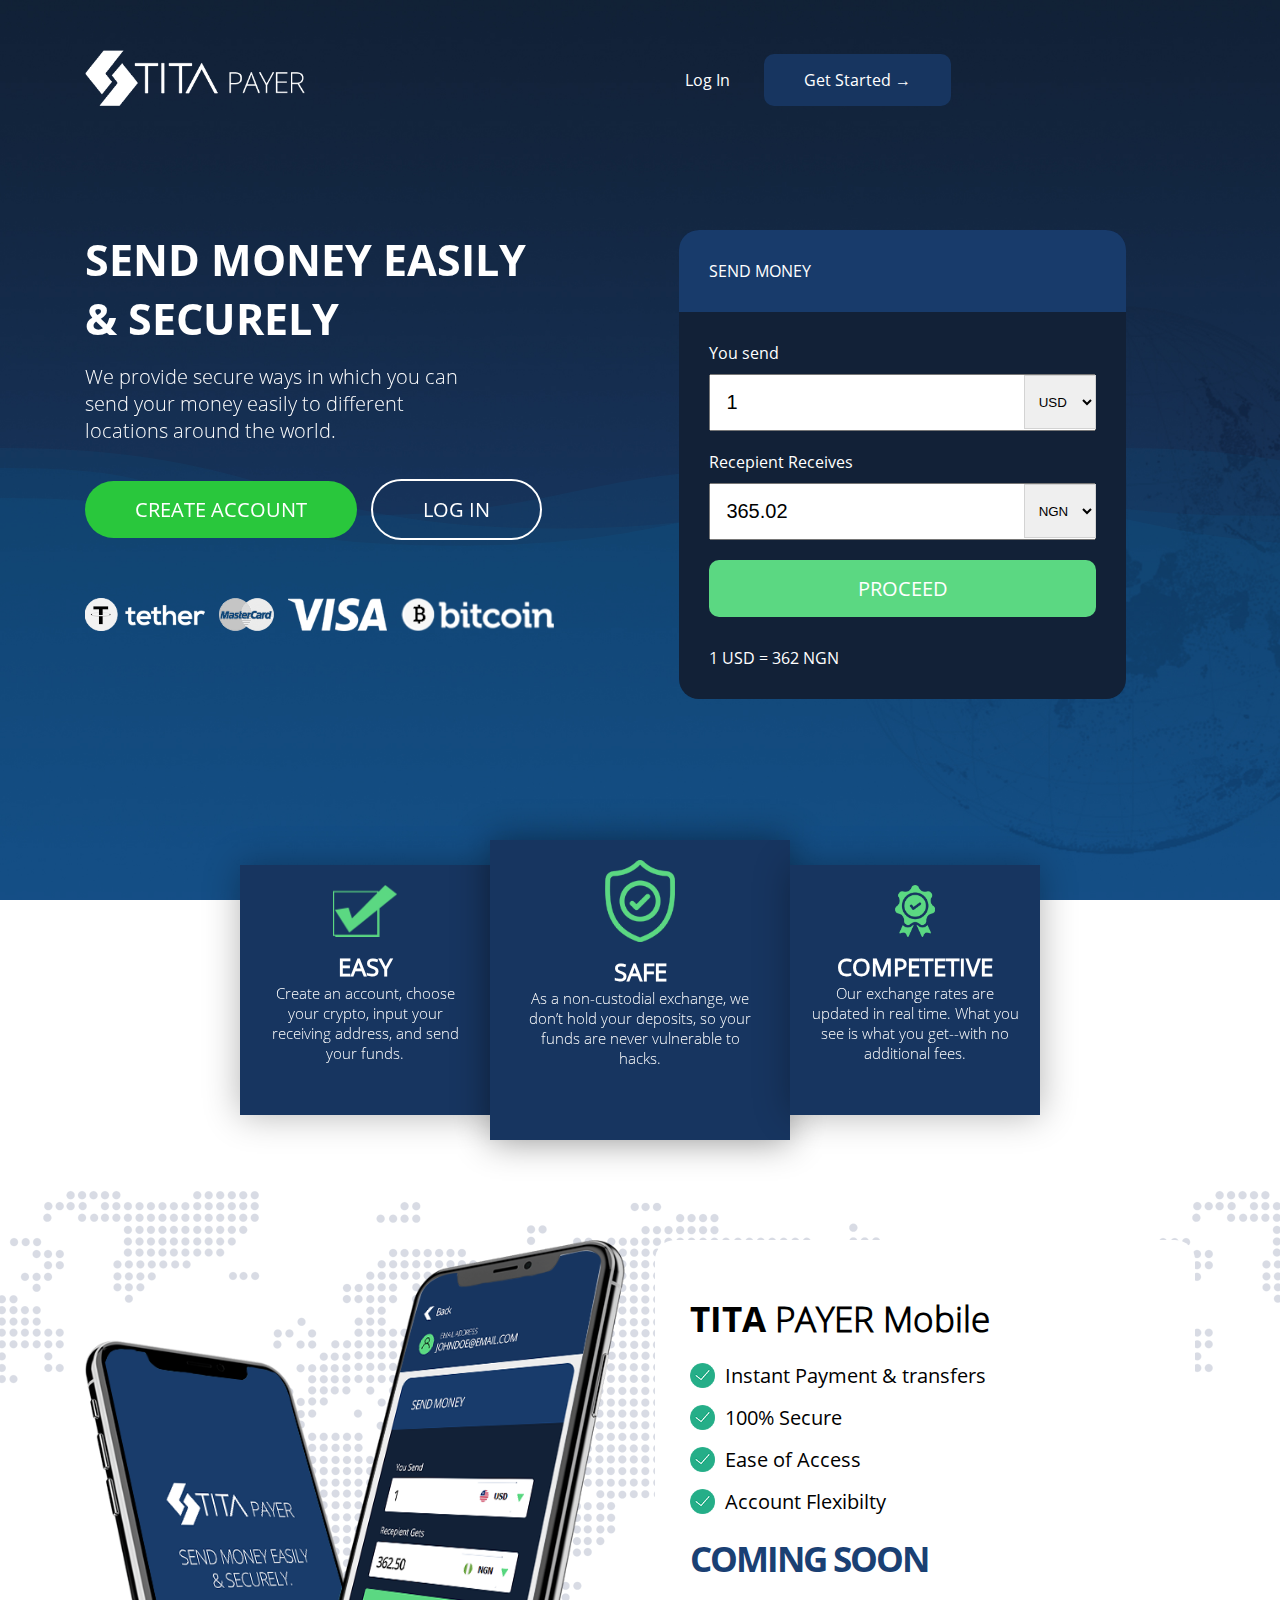
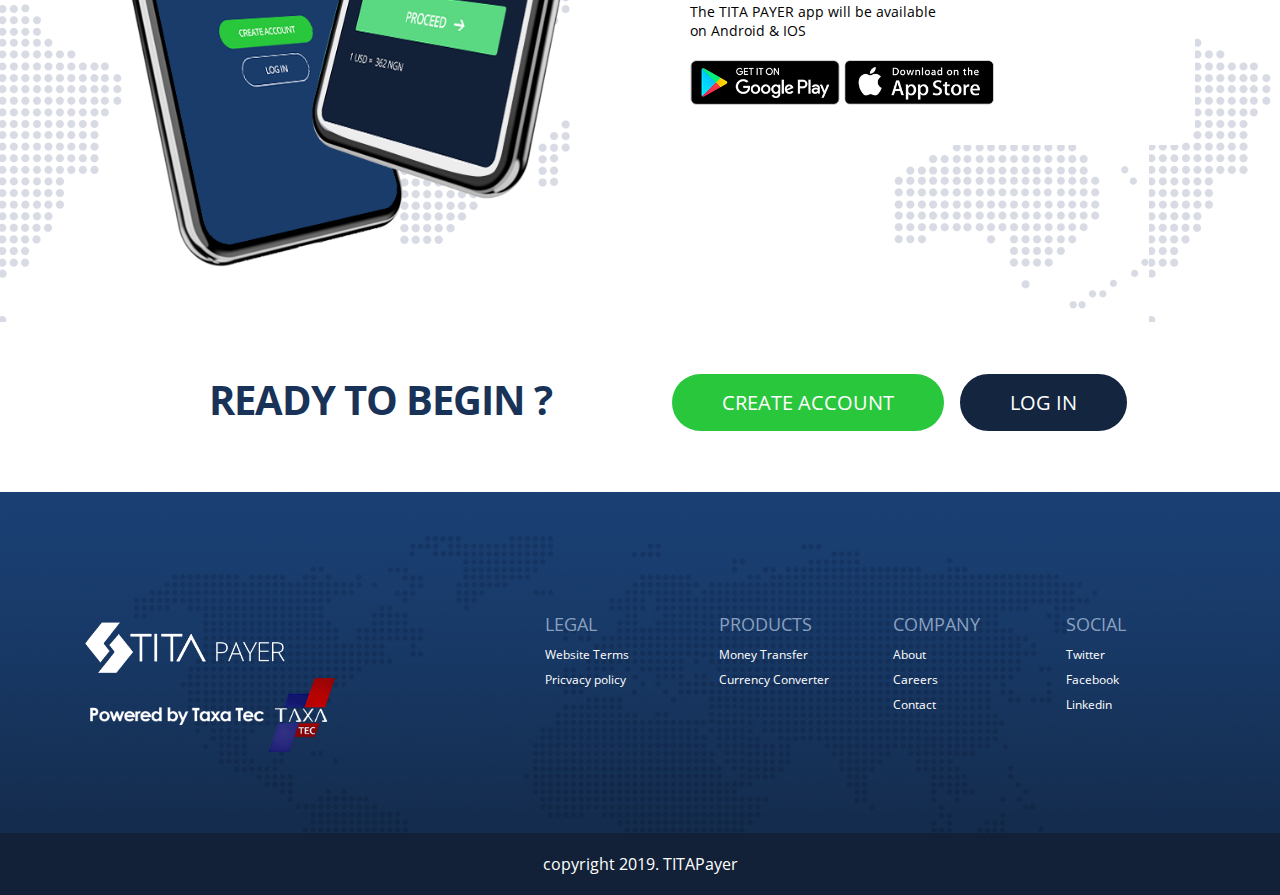
<file: index.html>
<!DOCTYPE html>
<html lang="en">
  <head>
    <meta charset="UTF-8" />
    <meta name="viewport" content="width=device-width, initial-scale=1.0" />
    <meta http-equiv="X-UA-Compatible" content="ie=edge" />
    <title>TITAPayer</title>
    <link rel="stylesheet" href="./css/bootstrap-grid.css" />
    <link rel="stylesheet" href="./css/style.css" />
    <script src="https://ajax.googleapis.com/ajax/libs/jquery/1.11.1/jquery.min.js"></script>
    <script src="./js/demo.js"></script>
    <script
      type="text/javascript"
      src="./js/jquery.particleground.min.js"
    ></script>
  </head>
  <body>
    <section
      style="width:100%; position: absolute; bottom: 0px; height: 100vh;"
    >
      <div class="footer popup-footer">
        <div class="footer-bg-waves footer-bg-waves--item2 js-wave2"></div>
        <div class="footer-bg-waves footer-bg-waves--item1 js-wave1"></div>
        <div class="footer-bg-waves footer-bg-waves--item3 js-wave3"></div>
        <div class="footer-bg"></div>
      </div>
    </section>
    <section id="header">
      <!-- <div id="particles" class="clip-ellipse">
        <canvas class="pg-canvas" width="1313" height="976"></canvas>
      </div> -->
      <div class="container">
        <div class="row padding-vertical">
          <div class="col-md-6">
            <div class="nav">
              <img class="logo" src="./img/logo.png" alt="" />
            </div>
          </div>
          <div class="col-md-6">
            <div class="">
              <ul>
                <li>
                  <a href="./login.html">Log In</a>
                </li>
                <li>
                  <a class="getStarted" href="./signup.html">Get Started →</a>
                </li>
              </ul>
            </div>
          </div>
        </div>

        <div class="head">
          <div class="row expand">
            <div class="col-md-6">
              <div>
                <h1 class="caption">
                  SEND MONEY EASILY <br />
                  & SECURELY
                </h1>
                <p class="description">
                  We provide secure ways in which you can send your money easily
                  to different locations around the world.
                </p>
                <div class="button-holder">
                  <button class="createaccount">
                    CREATE ACCOUNT
                  </button>
                  <button class="loginaccount">
                    LOG IN
                  </button>
                </div>
                <div class="partner-holder">
                  <img src="./img/tether.png" alt="" />
                  <img src="./img/mastercard.png" alt="" />
                  <img src="./img/visa.png" alt="" />
                  <img src="./img/bitcoin.png" alt="" />
                </div>
              </div>
            </div>
            <div class="col-md-6 center-content">
              <div class="exchange-card">
                <div class="top">
                  <p>SEND MONEY</p>
                </div>
                <div class="body">
                  <p>You send</p>
                  <div class="input-holder">
                    <input type="number" name="" id="" value="1" />
                    <select class="dropdown">
                      <option value="1">USD</option>
                      <option value="2">NGN</option>
                    </select>
                  </div>
                  <p>Recepient Receives</p>
                  <div class="input-holder">
                    <input type="number" name="" id="" value="365.02" />
                    <select class="dropdown">
                      <option value="" selected disabled hidden>NGN</option>
                      <option value="1">NGN</option>
                      <option value="2">USD</option>
                    </select>
                  </div>
                  <button class="proceed">
                    PROCEED
                  </button>
                  <p>1 USD = 362 NGN</p>
                </div>
              </div>
            </div>
          </div>
        </div>
      </div>
    </section>
    <section>
      <div class="features-holder">
        <div class="feature-cards">
          <div class="card-small">
            <img src="./img/ease.png" alt="" />
            <h2>EASY</h2>
            <p>
              Create an account, choose your crypto, input your receiving
              address, and send your funds.
            </p>
          </div>
          <div class="card-big">
            <img src="./img/shield.png" alt="" />
            <h2>SAFE</h2>
            <p>
              As a non-custodial exchange, we don’t hold your deposits, so your
              funds are never vulnerable to hacks.
            </p>
          </div>
          <div class="card-small">
            <img src="./img/compete.png" alt="" />
            <h2>COMPETETIVE</h2>
            <p>
              Our exchange rates are updated in real time. What you see is what
              you get--with no additional fees.
            </p>
          </div>
        </div>
      </div>
    </section>
    <section class="world-map">
      <div class="container">
        <div class="row">
          <div class="col-md-6">
            <div class="left-image">
              <img src="./img/phone.png" alt="" />
            </div>
          </div>
          <div class="col-md-6">
            <div class="left-side">
              <h2><span>TITA</span> PAYER Mobile</h2>
              <ul>
                <li class="flex-list">
                  <img src="./img/success.png" alt="" />
                  <p>Instant Payment & transfers</p>
                </li>
                <li class="flex-list">
                  <img src="./img/success.png" alt="" />
                  <p>100% Secure</p>
                </li>
                <li class="flex-list">
                  <img src="./img/success.png" alt="" />
                  <p>Ease of Access</p>
                </li>
                <li class="flex-list">
                  <img src="./img/success.png" alt="" />
                  <p>Account Flexibilty</p>
                </li>
              </ul>
              <h2 class="coming-soon">COMING SOON</h2>
              <p class="desc">
                The TITA PAYER app will be available <br />
                on Android & IOS
              </p>
              <div>
                <img src="./img/googleplay.png" alt="" />
                <img src="./img/appstore.png" alt="" />
              </div>
            </div>
          </div>
        </div>
      </div>
    </section>
    <section class="container">
      <div class="row">
        <div class="col-md-12">
          <div class="footer-CTA row">
           
              <div class="col-md-6">
                <h2>READY TO BEGIN ?</h2>
              </div>
              <div class="button-holder col-md-6">
                <button class="createaccount">
                  CREATE ACCOUNT
                </button>
                <button class="loginaccount" style="background-color:#14253f">
                  LOG IN
                </button>
              </div>
              <!-- <div class="divider-green"></div> -->
            
          </div>
        </div>
      </div>
    </section>
    <footer>
      <div class="container">
        <!-- <div class="row">
          <div class="col-md-12">
            <div class="footer-CTA">
              <div>
                <h2>Ready To Begin ?</h2>
                <div class="button-holder">
                  <button class="createaccount">
                    CREATE ACCOUNT
                  </button>
                  <button class="loginaccount">
                    LOG IN
                  </button>
                </div>
                <div class="divider-green"></div>
              </div>
            </div>
          </div>
        </div> -->
        <div class="row">
          <div class="col-md-5">
            <div class="footer-left">
              <img id="logo" src="./img/logo.png" alt="" /><br />
              <img id="taxatec" src="./img/Powered by Taxatec.png" alt="" />
            </div>
          </div>
          <div class="col-md-7 footer-right">
            <div class="row">
              <div class="col-md-3">
                <ul>
                  <li>
                    <p class="listHead">LEGAL</p>
                  </li>
                  <li>
                    <p>Website Terms</p>
                  </li>
                  <li>
                    <p>Pricvacy policy</p>
                  </li>
                </ul>
              </div>
              <div class="col-md-3">
                <ul>
                  <li>
                    <p class="listHead">PRODUCTS</p>
                  </li>
                  <li>
                    <p>Money Transfer</p>
                  </li>
                  <li>
                    <p>Currency Converter</p>
                  </li>
                </ul>
              </div>
              <div class="col-md-3">
                <ul>
                  <li>
                    <p class="listHead">COMPANY</p>
                  </li>
                  <li>
                    <p>About</p>
                  </li>
                  <li>
                    <p>Careers</p>
                  </li>
                  <li>
                    <p>Contact</p>
                  </li>
                </ul>
              </div>
              <div class="col-md-3">
                <ul>
                  <li>
                    <p class="listHead">SOCIAL</p>
                  </li>
                  <li>
                    <p>Twitter</p>
                  </li>
                  <li>
                    <p>Facebook</p>
                  </li>
                  <li>
                    <p>Linkedin</p>
                  </li>
                </ul>
              </div>
            </div>
          </div>
        </div>
      </div>
    </footer>
    <section class="copyright">
      <p>copyright 2019. TITAPayer</p>
    </section>
  </body>
</html>
</file>
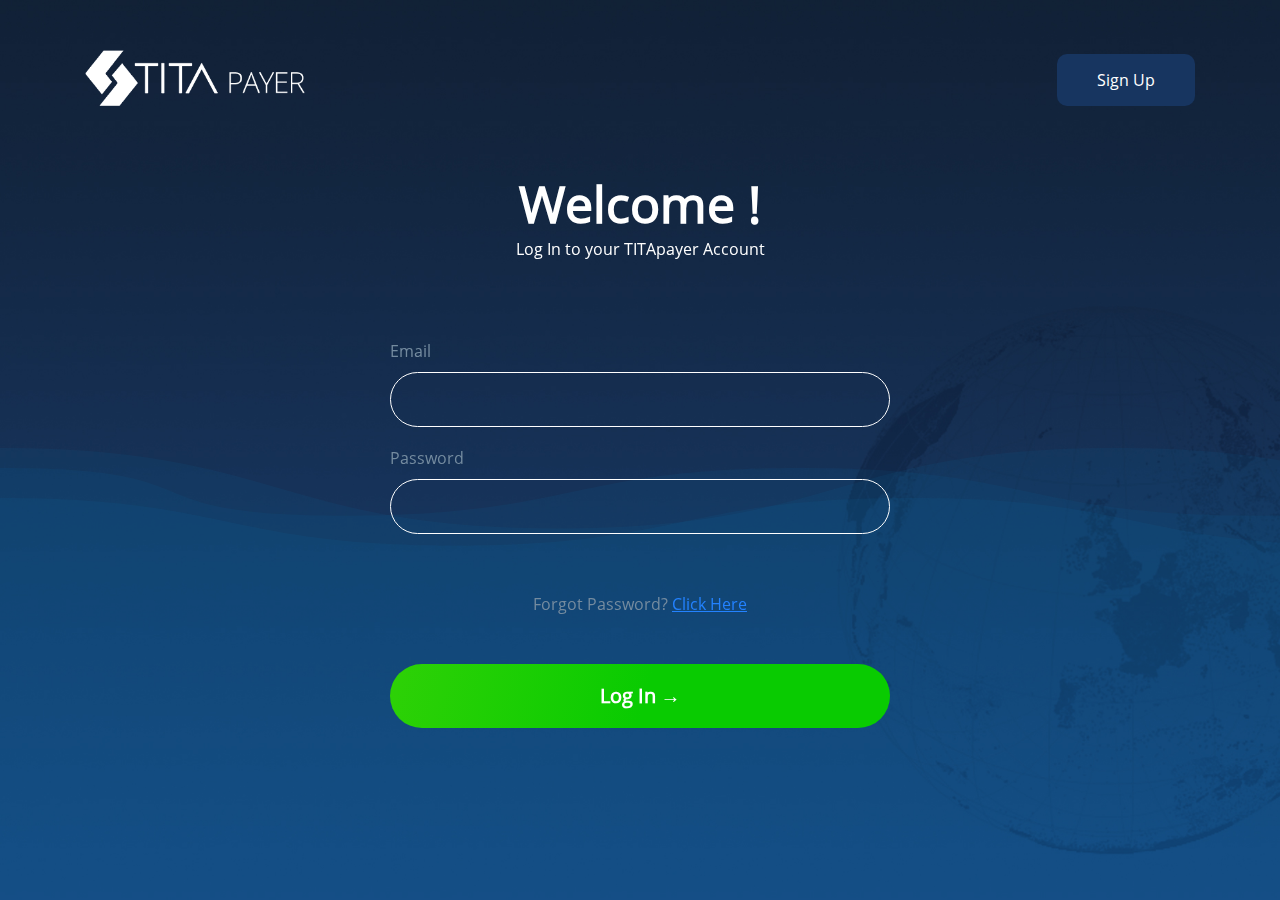
<file: login.html>
<!DOCTYPE html>
<html lang="en">
  <head>
    <meta charset="UTF-8" />
    <meta name="viewport" content="width=device-width, initial-scale=1.0" />
    <meta http-equiv="X-UA-Compatible" content="ie=edge" />
    <title>Log In | TITApayer</title>
    <link rel="stylesheet" href="./css/bootstrap-grid.css" />
    <link rel="stylesheet" href="./css/style.css" />
  </head>
  <body>
    <section style="width:100%; position: fixed; bottom: 0px; height: 100vh;">
      <div class="footer popup-footer">
        <div class="footer-bg-waves footer-bg-waves--item2 js-wave2"></div>
        <div class="footer-bg-waves footer-bg-waves--item1 js-wave1"></div>
        <div class="footer-bg-waves footer-bg-waves--item3 js-wave3"></div>
        <div class="footer-bg"></div>
      </div>
    </section>
    <section id="header">
      <div class="container">
        <div class="row padding-vertical">
          <div class="col-md-6">
            <div class="nav">
              <a href="./index.html"
                ><img class="logo" src="./img/logo.png" alt=""
              /></a>
            </div>
          </div>
          <div class="col-md-6">
            <div class="">
              <ul style="text-align:right">
                <li style="color:white">
                  <a
                    style="margin-left:10px"
                    class="getStarted"
                    href="./signup.html"
                    >Sign Up</a
                  >
                </li>
              </ul>
            </div>
          </div>
        </div>
      </div>
      <div class="container login">
        <div style="text-align:center">
          <h2>Welcome !</h2>
          <p>Log In to your TITApayer Account</p>
        </div>
        <div class="login-card">
          <label for="">Email</label>
          <input type="email" name="" id="" />
          <label for="">Password</label>
          <input type="password" name="" id="" />
          <a href="#" class="forgot"
            >Forgot Password? <span>Click Here</span></a
          >
          <a href="#" class="signin">
            Log In →
          </a>
        </div>
      </div>
    </section>
  </body>
</html>
</file>
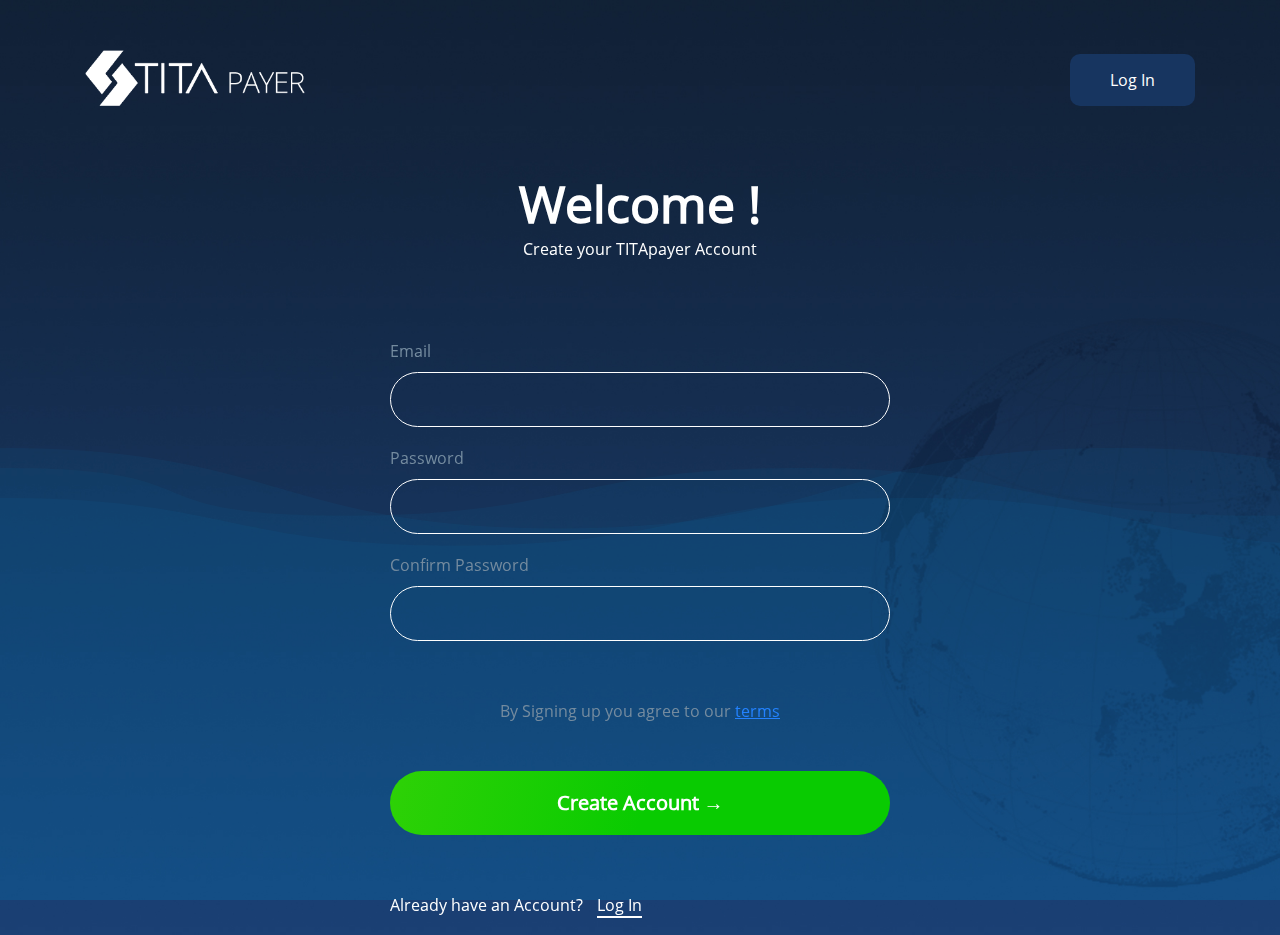
<file: signup.html>
<!DOCTYPE html>
<html lang="en">
  <head>
    <meta charset="UTF-8" />
    <meta name="viewport" content="width=device-width, initial-scale=1.0" />
    <meta http-equiv="X-UA-Compatible" content="ie=edge" />
    <title>Sign Up | TITApayer</title>
    <link rel="stylesheet" href="./css/bootstrap-grid.css" />
    <link rel="stylesheet" href="./css/style.css" />
  </head>
  <body>
    <section style="width:100%; position: fixed; bottom: 0px; height: 100vh;">
      <div class="footer popup-footer">
        <div class="footer-bg-waves footer-bg-waves--item2 js-wave2"></div>
        <div class="footer-bg-waves footer-bg-waves--item1 js-wave1"></div>
        <div class="footer-bg-waves footer-bg-waves--item3 js-wave3"></div>
        <div class="footer-bg"></div>
      </div>
    </section>
    <section id="header">
      <div class="container">
        <div class="row padding-vertical">
          <div class="col-md-6">
            <div class="nav">
              <a href="./index.html"
                ><img class="logo" src="./img/logo.png" alt=""
              /></a>
            </div>
          </div>
          <div class="col-md-6">
            <div class="">
              <ul style="text-align:right">
                <li style="color:white">
                  <a
                    style="margin-left:10px"
                    class="getStarted"
                    href="./login.html"
                    >Log In</a
                  >
                </li>
              </ul>
            </div>
          </div>
        </div>
      </div>
      <div class="container login">
        <div style="text-align:center">
          <h2>Welcome !</h2>
          <p>Create your TITApayer Account</p>
        </div>
        <div class="login-card">
          <label for="">Email</label>
          <input type="email" name="" id="" />
          <label for="">Password</label>
          <input type="password" name="" id="" />
          <label for="">Confirm Password</label>
          <input type="password" name="" id="" />
          <a href="#" class="forgot"
            >By Signing up you agree to our <span>terms</span></a
          >

          <a href="#" class="signin">
            Create Account →
          </a>
          <p>
            Already have an Account?
            <a
              href="./login.html"
              style="border-bottom: 2px solid white; margin-left: 10px"
              >Log In</a
            >
          </p>
        </div>
      </div>
    </section>
  </body>
</html>
</file>
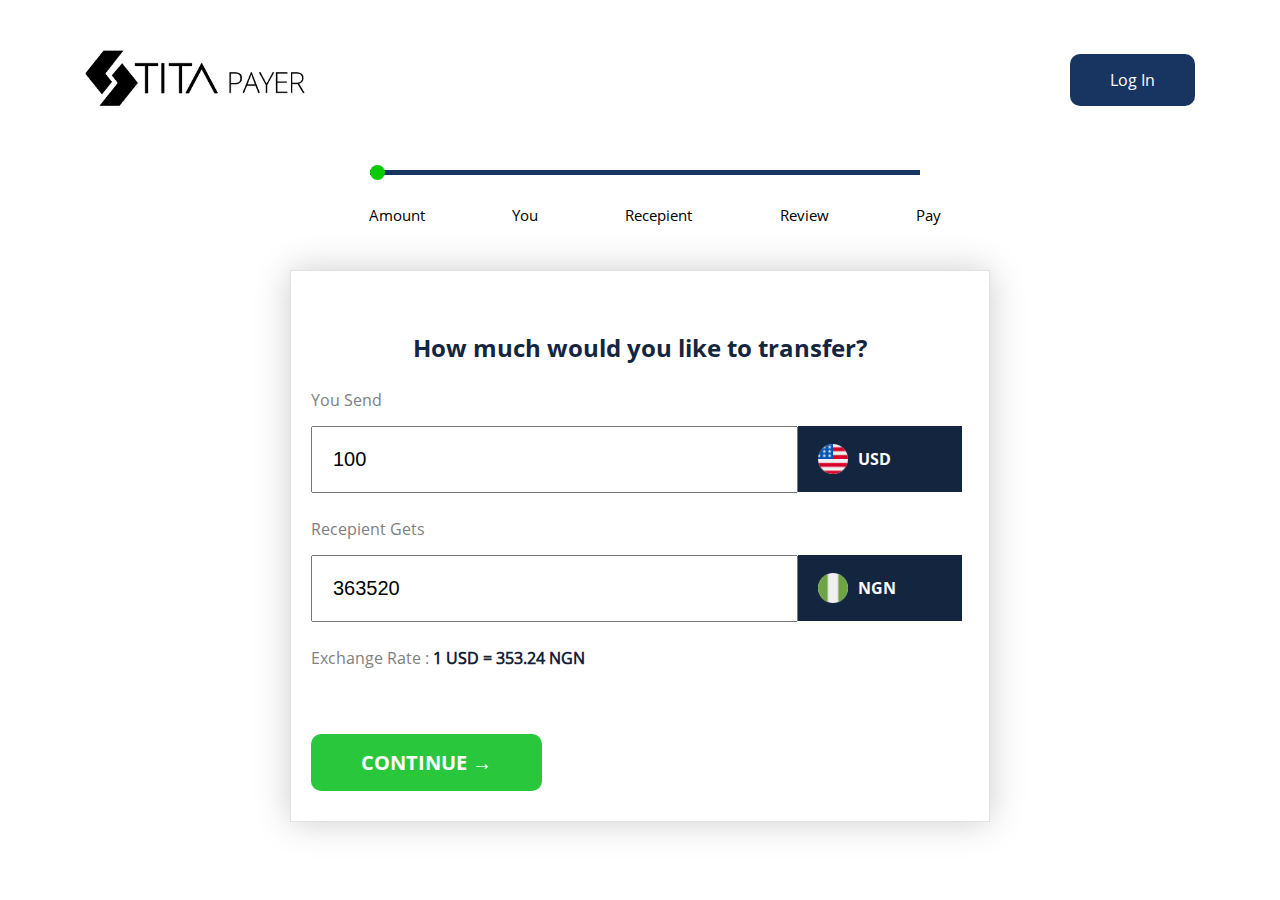
<file: dashboard/enterpayment.html>
<!DOCTYPE html>
<html lang="en">
  <head>
    <meta charset="UTF-8" />
    <meta name="viewport" content="width=device-width, initial-scale=1.0" />
    <meta http-equiv="X-UA-Compatible" content="ie=edge" />
    <title>TITAPayer | Enter Payment</title>
    <link rel="stylesheet" href="../css/bootstrap-grid.css" />
    <link rel="stylesheet" href="../css/style.css" />
  </head>
  <body>
    <section id="header" style="min-height:30vh; background:none">
      <div class="container">
        <div class="row padding-vertical">
          <div class="col-md-6">
            <div class="nav">
              <a href="../index.html"
                ><img
                  class="logo"
                  style="filter: invert()"
                  src="../img/logo.png"
                  alt=""
              /></a>
            </div>
          </div>
          <div class="col-md-6">
            <div class="">
              <ul style="text-align:right">
                <li style="color:white">
                  <a
                    style="margin-left:10px"
                    class="getStarted"
                    href="./login.html"
                    >Log In</a
                  >
                </li>
              </ul>
            </div>
          </div>
        </div>
        <div class="progress-holder">
          <div class="progressbar-back">
            <div class="progressbar-front"></div>
            <div class="progressbar-indicator"></div>
          </div>
          <ul style="color:black">
            <li>
              <p>Amount</p>
            </li>
            <li>
              <p>You</p>
            </li>
            <li>
              <p>Recepient</p>
            </li>
            <li>
              <p>Review</p>
            </li>
            <li>
              <p>Pay</p>
            </li>
          </ul>
        </div>
      </div>
    </section>
    <section class="container wizard-form">
      <div class="wizard-howmuch">
        <h2>How much would you like to transfer?</h2>
        <p>You Send</p>
        <div style="display:flex">
          <input type="number" value="100" />
          <a class="exbtn" href=""
            ><img src="../img/united-states.png" alt="" /> <span>USD</span></a
          >
        </div>
        <p>Recepient Gets</p>
        <div style="display:flex">
          <input type="number" value="363520" />
          <a class="exbtn" href=""
            ><img src="../img/nigeria.png" alt="" /> <span>NGN</span></a
          >
        </div>
        <p>Exchange Rate : <span class="exch">1 USD = 353.24 NGN</span></p>
        <p></p>
        <a class="createaccount continue" href="">CONTINUE →</a>
      </div>
    </section>
  </body>
</html>
</file>
<file: css/style.css>
* {
  margin: 0;
  padding: 0;
  box-sizing: border-box;
}
@font-face {
  font-family: "OpenSansLight";
  src: url("../fonts/OPENSANS-LIGHT.TTF");
}
@font-face {
  font-family: "OpenSansRegular";
  src: url("../fonts/OPENSANS-REGULAR.TTF");
}
@font-face {
  font-family: "OpenSansBold";
  src: url("../fonts/OPENSANS-BOLD.TTF");
}
.center-content {
  justify-content: center;
  display: flex;
  height: min-content;
}
body {
  font-family: "OpenSansRegular";
}
.expand {
  width: 100%;
}
.getStarted {
  padding: 15px 40px;
  background-color: #173560;
  border-radius: 10px;
}
#header {
  background-image: url(../img/header_bg.jpg);
  background-size: cover;
  min-height: 900px;
}
#header ul {
  text-align: left;
}
#header li {
  display: inline-block;
  padding-left: 30px;
}
#header a {
  color: white;
  text-decoration: none;
  line-height: 60px;
}
#header .caption {
  font-family: "OpenSansBold";
  font-size: 43px;
  color: white;
  font-weight: 100;
}
#header .description {
  font-size: 20px;
  font-family: "OpenSansLight";
  color: white;
  font-weight: 100;
  padding-top: 15px;
  padding-bottom: 35px;
  max-width: 380px;
}

.createaccount {
  font-family: "OpenSansRegular";
  background-color: #29c73c;
  border: none;
  border-radius: 100px;
  padding: 15px 50px;
  font-size: 20px;
  color: white;
  margin-right: 10px;
  margin-bottom: 10px;
}
.loginaccount {
  font-family: "OpenSansRegular";
  background-color: transparent;
  border: 2px solid white;
  border-radius: 100px;
  padding: 15px 50px;
  font-size: 20px;
  color: white;
}
.nav {
  display: flex;
  flex-direction: row;
  justify-content: space-between;
}
.padding-vertical {
  padding-top: 50px;
}
.logo {
  max-width: 220px;
}
.partner-holder {
  margin-top: 50px;
}
.partner-holder img {
  height: 33px;
  margin-right: 10px;
  margin-bottom: 30px;
}
.exchange-card {
  background-color: #122137;
  width: 85%;
  border-radius: 20px;
  margin-bottom: 40px;
}
.exchange-card .top {
  padding: 30px;
  background-color: #183b6b;
  border-radius: 20px 20px 0 0;
  color: white;
}
.exchange-card .body {
  padding: 30px;
  color: white;
}
input {
  font-size: 20px;
  padding: 15px;
  width: 100%;
  margin-top: 10px;
}
.input-holder {
  position: relative;
  margin-bottom: 20px;
}
.dropdown {
  position: absolute;
  right: 0;
  height: 54px;
  top: 11px;
  padding: 0 10px;
  border: 1px solid rgb(211, 211, 211);
}
.proceed {
  font-family: "OpenSansRegular";
  width: 100%;
  background-color: #5bd882;
  border: none;
  border-radius: 10px;
  padding: 15px;
  color: white;
  font-size: 20px;
  margin-bottom: 30px;
}
.head {
  margin-top: 120px;
}

.features-holder {
  height: 400px;
  display: flex;
  justify-content: center;
  margin-top: -190px;
  z-index: 2;
  /* position: absolute; */
  /* left: 50%;
  transform: translate(-50%); */
}
/* .features-holder {
  height: 400px;
  display: flex;
  justify-content: center;
  position: absolute;
  left: 50%;
  transform: translate(-50%);
} */
.feature-cards {
  width: 800px;
  /* background-color: #173560; */
  display: flex;
  flex-direction: row;
  align-items: center;
}
.card-small {
  width: 250px;
  background-color: #173560;
  height: 250px;
  -webkit-box-shadow: 0px 0px 34px 0px rgba(0, 0, 0, 0.3);
  -moz-box-shadow: 0px 0px 34px 0px rgba(0, 0, 0, 0.3);
  box-shadow: 0px 0px 34px 0px rgba(0, 0, 0, 0.3);
  text-align: center;
  padding: 20px;
  color: white;
  z-index: 1;
}
.card-small p {
  font-family: "OpenSansLight";
  font-size: 15px;
}
.card-small img {
  height: 60px;
  padding-bottom: 8px;
}
.card-big {
  width: 300px;
  background-color: #173560;
  height: 300px;
  -webkit-box-shadow: 0px 0px 34px 0px rgba(0, 0, 0, 0.45);
  -moz-box-shadow: 0px 0px 34px 0px rgba(0, 0, 0, 0.45);
  box-shadow: 0px 0px 34px 0px rgba(0, 0, 0, 0.45);
  z-index: 1;
  text-align: center;
  padding: 20px 30px;
  color: white;
}
.card-big p {
  font-family: "OpenSansLight";
  font-size: 15px;
}
.card-big img {
  height: 90px;
  padding-bottom: 8px;
}
#particles {
  width: 100%;

  height: 100%;

  overflow: hidden;
  position: absolute;
}
.clip-circle {
  clip-path: circle(720px at 100px right);
  /* OLD VALUE example: circle(245px, 140px, 50px); */
  /* Yep, even the new clip-path has deprecated stuff. */
}
.clip-ellipse {
  clip-path: ellipse(800px 600px at bottom right);
  /* OLD VALUE example: ellipse(245px, 80px, 75px, 30px); */
}
@media only screen and (max-width: 1280px) {
  .features-holder {
    margin-top: -110px;
  }
}
@media only screen and (max-width: 1200px) {
  .features-holder {
    margin-top: -70px;
  }
}
@media only screen and (max-width: 768px) {
  .features-holder {
    margin-top: 0px;
    padding-top: 20px;
    height: auto;
  }
  .feature-cards {
    flex-direction: column;
    align-items: center;
  }
}
.world-map {
  background-image: url(../img/world-map-dots.png);
  padding: 50px 0px;
  /* margin-top */
}
.left-image img {
  width: 100%;
}
.flex-list {
  display: flex;
  align-items: center;
}
.left-side {
  background-color: white;
  padding: 35px;
  border-radius: 20px;
}
.left-side li {
  margin-bottom: 15px;
}
.left-side h2 {
  font-size: 35px;
  font-family: "OpenSansLight";
  margin: 20px 0px;
}
.left-side h2 span {
  font-family: "OpenSansBold";
}
.left-side > ul > li > img {
  width: 25px;
  margin-right: 10px;
}
.left-side > div > img {
  max-width: 150px;
}
.left-side p {
  font-size: 20px;
}
.coming-soon {
  margin-top: 15px;
  font-family: "OpenSansBold" !important;
  color: #1a4073;
  letter-spacing: -2px;
}
.desc {
  font-size: 14px !important;
  margin-bottom: 20px;
}
footer {
  height: auto;
  background-image: url(../img/footer-bg.png);
  background-size: cover;
  padding: 80px 20px 0px;
}
.footer-CTA {
  display: flex;
  flex-direction: row;
  justify-content: space-between;
  padding: 50px;
}
.footer-CTA > div {
  text-align: center;
}
.footer-CTA h2 {
  font-size: 40px;
  font-family: "OpenSansBold";
  letter-spacing: -1px;
  color: #193258;
  font-weight: 100;
  margin-bottom: 15px;
}
.divider-green {
  background-color: #5bd882;
  width: 100px;
  height: 4px;
  margin: 20px 0px;
  left: 50%;
  position: relative;
  transform: translateX(-50%);
}
.footer-left {
  margin-top: 50px;
}
.footer-left #logo {
  width: 200px;
}
.footer-left #taxatec {
  width: 250px;
}
.footer-right ul {
  margin-bottom: 20px;
}
.footer-right li {
  list-style: none;
}
.footer-right {
  padding: 40px 0px 100px;
}

.footer-right .listHead {
  color: #89a0bf;
  font-size: 18px;
  margin-bottom: 10px;
}

.footer-right p {
  font-size: 12px;
  color: white;
  margin-bottom: 8px;
}
.copyright {
  background-color: #122137;
  padding: 20px;
  text-align: center;
  color: white;
}
.login {
  position: relative;
  margin-top: 40px;
}
.login > div > h2 {
  font-size: 50px;
}
.login > div > h2,
.login > div > p {
  color: white;
}
.login-card {
  margin-top: 80px;
  max-width: 500px;
  position: relative;
  color: #748b9f;
  left: 50%;
  transform: translate(-50%, 0px);
}
.login-card input {
  background-color: transparent;
  border-radius: 50px;
  border: 1px solid white;
  margin-bottom: 20px;
  color: white;
}
.signin {
  background: linear-gradient(105.37deg, #49d60a -37.15%, #09cb01 51.25%);
  padding: 2px 15px;
  border-radius: 50px;
  width: 100%;
  display: inline-block;
  font-size: 20px;
  text-align: center;
  font-weight: bold;
  transition: all 0.5s ease-in-out;
  margin-bottom: 40px;
}
.signin:hover {
  background: linear-gradient(105.37deg, #5fd329 -22.15%, #3bf335 70.25%);
}
.forgot {
  margin: 20px 0 30px;
  color: #748b9f !important;
  display: inline-block;
  text-align: center !important;
  width: 100%;
}
.new {
  margin: 20px 0 30px;
  color: #ffffff !important;
  display: inline-block;
  text-align: center !important;
  width: 100%;
}
.forgot span {
  color: #2382ff !important;
  text-decoration: underline;
}

.footer {
  position: relative;
  padding-top: 182px;
  padding-bottom: 56px;
  z-index: 0;
  overflow: hidden;
}

.popup-footer.footer {
  margin-top: 60px;
  min-height: calc(100vh - 700px);
}
.popup-footer.footer {
  position: absolute;
  padding-top: 0;
  padding-bottom: 0;
  left: 0;
  right: 0;
  height: 465px;
  overflow: hidden;
  /* margin-bottom: -230px; */
  margin-top: -20px;
  /* bottom: 0; */
  top: 455px;
}

.footer-bg-waves--item2 {
  background-image: url(../img/wave2.svg);
  width: 6400px !important;
  height: 432px;
  min-height: 432px;
  z-index: 0;
  animation: wave2 16s infinite;
  animation-timing-function: ease;
  animation-timing-function: linear;
}
.footer-bg-waves--item1 {
  background-image: url(../img/wave1.svg);
  width: 4460px !important;
  height: 452px;
  min-height: 452px;
  z-index: 0;
  animation: wave1 14s cubic-bezier(0.36, 0.45, 0.63, 0.53) infinite;
}
.footer-bg-waves--item3 {
  background-image: url(../img/wave3.svg);
  width: 7288px !important;
  height: 402px;
  min-height: 402px;
  z-index: 0;
  animation: wave3 19s infinite;
  animation-timing-function: ease;
  animation-timing-function: linear;
}
.footer-bg-waves {
  position: absolute;
  left: 0;
  bottom: 0;
  pointer-events: none;
  background-repeat: repeat-x;
  width: 100%;
  transform: translate3d(0, 0, 0.01);
  will-change: transform;
}
@keyframes wave1 {
  0% {
    transform: translateX(-1115px);
  }
  100% {
    transform: translateX(0);
  }
}
@keyframes wave2 {
  0% {
    transform: translateX(0);
  }
  100% {
    transform: translateX(-1600px);
  }
}
@keyframes wave3 {
  0% {
    transform: translateX(0);
  }
  100% {
    transform: translateX(-1822px);
  }
}

/* DASHBOARD */
.progress-holder {
  /* background-color: #2382ff55; */
  padding: 20px;
  max-width: 700px;
  position: relative;
  left: 50%;
  transform: translateX(-50%);
  text-align: center;
  color: White;
  display: flex;
  flex-direction: column;
  justify-content: center;
  border-radius: 15px;
}
.progress-holder ul {
  display: flex;
  justify-content: space-around;
  width: 100%;
  margin-bottom: 15px;
}
.progress-holder p {
  font-size: 15px;
}

.progressbar-back {
  height: 5px;
  /* width: 100%; */
  background-color: #173560;
  position: relative;
  margin: 20px 50px 30px 60px;
}
.progressbar-front {
  position: absolute;
  height: 5px;
  width: 0%;
  background-color: #09cb01;
  border-radius: 10px;
  /* padding: 0px 80px; */
}
.progressbar-indicator {
  position: absolute;
  height: 15px;
  width: 15px;
  left: 0%;
  top: -5px;
  background-color: #09cb01;
  border-radius: 15px;
}
.wizard-form {
  background-color: white;
}
.wizard-howmuch {
  color: white;
  max-width: 700px;
  position: relative;
  left: 50%;
  transform: translateX(-50%);
  -webkit-box-shadow: 0px 0px 34px 0px rgba(0, 0, 0, 0.2);
  -moz-box-shadow: 0px 0px 34px 0px rgba(0, 0, 0, 0.2);
  box-shadow: 0px 0px 34px 0px rgba(0, 0, 0, 0.2);
  padding: 20px;
  border: 1px solid rgba(149, 149, 149, 0.281);
}
.wizard-howmuch h2 {
  text-align: center;
  margin-top: 40px;
  margin-bottom: 20px;
  color: #14253f;
  font-family: "OpenSansBold";
}
.wizard-howmuch input {
  padding: 20px;
  display: inline-block;
  width: 74%;
  margin: 0px;
}
.wizard-howmuch img {
  height: 30px;
  width: 30px;
  margin-right: 10px;
}
.wizard-howmuch p {
  color: gray;
  margin-bottom: 15px;
  margin-top: 25px;
}
.wizard-howmuch .exbtn {
  display: inline-block;
  display: flex;
  width: 25%;
  align-items: center;
  height: 66px;
  background-color: #14253f;
  color: white;
  padding: 20px;
  text-decoration: none;
  font-family: "OpenSansBold";
}
.wizard-howmuch .exch {
  font-weight: bolder;
  color: #122137;
}
.continue {
  display: inline-block;
  border-radius: 10px;
  text-decoration: none;
  font-family: "OpenSansBold";
  margin-top: 40px;
}
</file>
